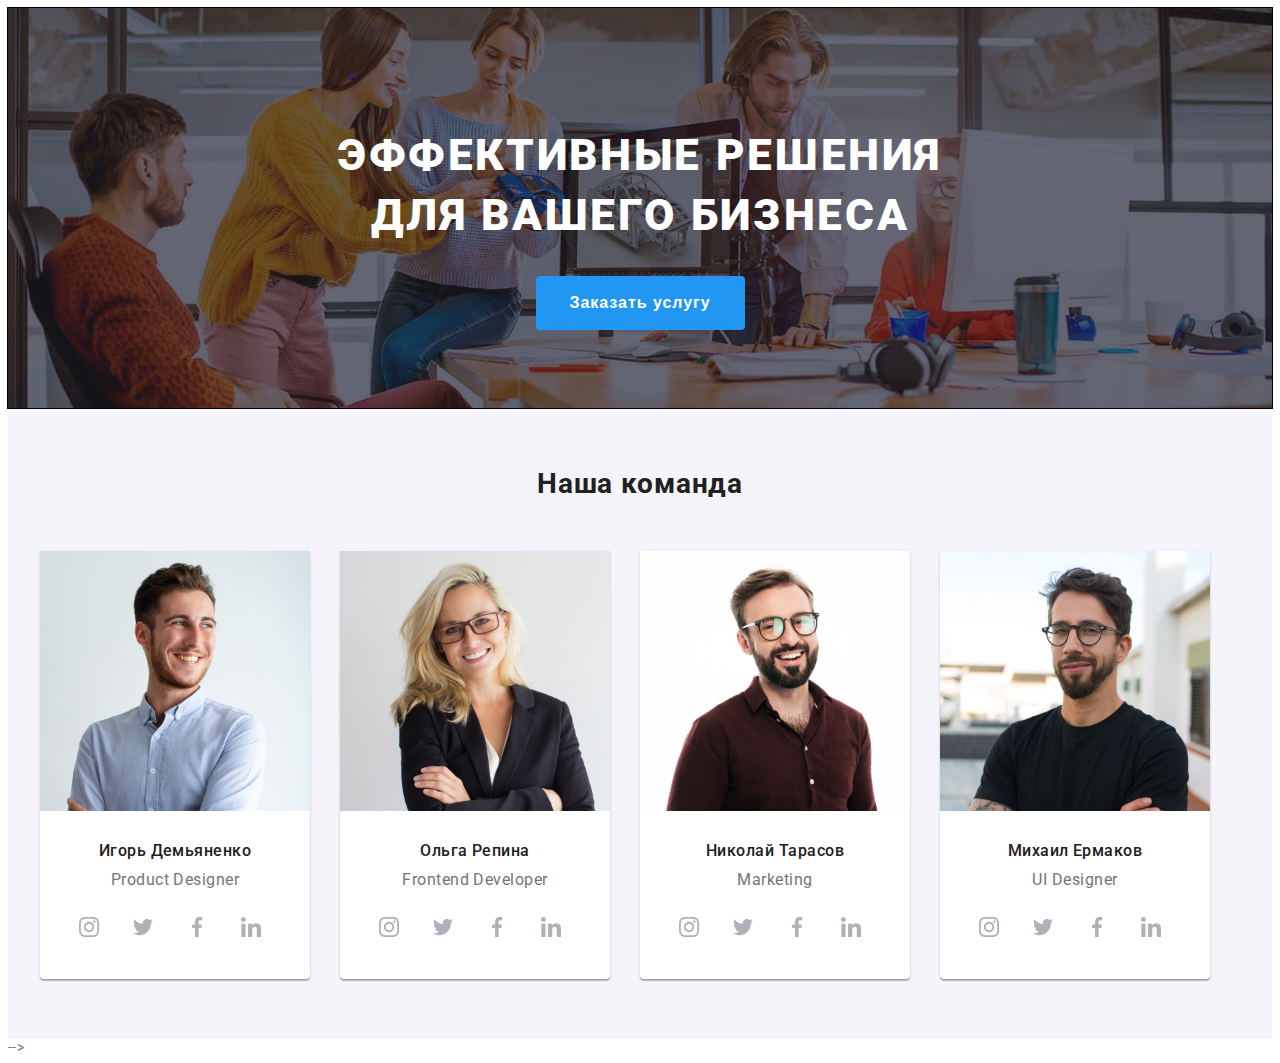
<file: index.html>
<!DOCTYPE html>
<html lang="ru">
  <head>
    <meta charset="UTF-8" />
    <meta http-equiv="X-UA-Compatible" content="IE=edge" />
    <meta name="viewport" content="width=device-width, initial-scale=1.0" />

    <title>Document</title>
    <link rel="preconnect" href="https://fonts.googleapis.com" />
    <link rel="preconnect" href="https://fonts.gstatic.com" crossorigin />
    <link
      href="https://fonts.googleapis.com/css2?family=Raleway:wght@700&family=Roboto:wght@400;500;700;900&display=swap"
      rel="stylesheet"
    />
    <link
      rel="stylesheet"
      href="https://cdnjs.cloudflare.com/ajax/libs/modern-normalize/1.1.0/modern-normalize.min.css"
      integrity="sha512-wpPYUAdjBVSE4KJnH1VR1HeZfpl1ub8YT/NKx4PuQ5NmX2tKuGu6U/JRp5y+Y8XG2tV+wKQpNHVUX03MfMFn9Q=="
      crossorigin="anonymous"
      referrerpolicy="no-referrer"
    />
    <link rel="stylesheet" href="./css/main.min.css" />
    <!-- <link rel="stylesheet" href="./css/styles.css" /> -->
  </head>

  <body class="page">
    <!-- Шапка сайта-->
    <!-- <header class="header-page">
      <div class="container">
        <div class="box">
          <nav class="header-page-nav">
            <a href="./index.html" class="logo"><span class="accent">Web</span>Studio</a>

            <ul class="site-nav list">
              <li class="site-nav__item"><a href="" class="site-nav__link current">Студия</a></li>
              <li class="site-nav__item">
                <a href="./portfolio.html" class="site-nav__link">Портфолио</a>
              </li>
              <li class="site-nav__item"><a href="" class="site-nav__link">Контакты</a></li>
            </ul>
          </nav>

          <ul class="header-contacts list">
            <li class="header-contacts__item">
              <a href="mailto:info@devstudio.com" class="header-contacts__title">
                <svg class="header-contacts__icon" width="16" height="12">
                  <use href="./images/symbol-defs.svg#icon-envelope"></use>
                </svg>
                info@devstudio.com</a
              >
            </li>
            <li class="header-contacts__item">
              <a href="tel:+380991111111" class="header-contacts__title">
                <svg class="header-contacts__icon" width="10" height="16">
                  <use href="./images/symbol-defs.svg#icon-smartphone"></use>
                </svg>
                +38 096 111 11 11</a
              >
            </li>
          </ul>
        </div>
      </div>
    </header> -->

    <main>
      <!-- Услуги -->
      <div class="hero__overlay">
        <section class="hero">
          <h1 class="hero__title">Эффективные решения для вашего бизнеса</h1>
          <button type="button" class="button" data-modal-open>Заказать услугу</button>
        </section>
      </div>

      <!-- Процесс роботы -->
      <!-- <section class="section">
        <div class="container">
          <h2 class="section-title visually-hidden">Процесс роботы</h2>

          <ul class="work list">
            <li class="work__item">
              <div class="work__thumb">
                <svg class="work__icon" width="65" height="70">
                  <use href="./images/symbol-defs.svg#icon-antenna"></use>
                </svg>
              </div>
              <h3 class="work__title">Внимание к деталям</h3>
              <p class="work__text">
                Идейные соображения, а также начало повседневной работы по формированию позиции.
              </p>
            </li>
            <li class="work__item">
              <div class="work__thumb">
                <svg class="work__icon" width="67" height="70">
                  <use href="./images/symbol-defs.svg#icon-clock"></use>
                </svg>
              </div>
              <h3 class="work__title">Пунктуальность</h3>
              <p class="work__text">
                Задача организации, в особенности же рамки и место обучения кадров влечет за собой.
              </p>
            </li>

            <li class="work__item">
              <div class="work__thumb">
                <svg class="work__icon" width="70" height="54">
                  <use href="./images/symbol-defs.svg#icon-diagram"></use>
                </svg>
              </div>
              <h3 class="work__title">Планирование</h3>
              <p class="work__text">
                Равным образом консультация с широким активом в значительной степени обуславливает.
              </p>
            </li>

            <li class="work__item">
              <div class="work__thumb">
                <svg class="work__icon" width="55" height="61">
                  <use href="./images/symbol-defs.svg#icon-astronaut"></use>
                </svg>
              </div>
              <h3 class="work__title">Современные технологии</h3>
              <p class="work__text">
                Значимость этих проблем настолько очевидна, что реализация плановых заданий.
              </p>
            </li>
          </ul>
        </div>
      </section> -->

      <!-- Чем мы занимаемся -->
      <!-- <section class="section gallery">
        <div class="container">
          <h2 class="section-title">Чем мы занимаемся</h2>
          <ul class="gallery__list list">
            <li class="gallery__item">
              <img src="./images/img.jpg" alt="Процес работы" width="370" />
              <p class="gallery__text">Десктопные приложения</p>
            </li>
            <li class="gallery__item">
              <img src="./images/img.1.jpg" alt="Процес работы" width="370" />
              <p class="gallery__text">Мобильные приложения</p>
            </li>
            <li class="gallery__item">
              <img src="./images/img.2.jpg" alt="Процес работы" width="370" />
              <p class="gallery__text">Дизайнерские решения</p>
            </li>
          </ul>
        </div>
      </section> -->

      <!-- Наша команда -->

      <section class="section feature">
        <div class="container">
          <h2 class="section-title">Наша команда</h2>

          <ul class="feature__list list">
            <li class="feature__item">
              <img src="./images/icon.jpg" alt="Персонал" width="270" />
              <h3 class="feature__title">Игорь Демьяненко</h3>
              <p class="feature__text">Product Designer</p>
              <ul class="feature-communication list">
                <li class="feature-communication__item">
                  <a href="" class="feature-communication__link">
                    <svg class="feature-communication__icon" width="20" height="20">
                      <use href="./images/symbol-defs.svg#icon-instagram"></use>
                    </svg>
                  </a>
                </li>
                <li class="feature-communication__item">
                  <a href="" class="feature-communication__link">
                    <svg class="feature-communication__icon" width="20" height="20">
                      <use href="./images/symbol-defs.svg#icon-twitter"></use>
                    </svg>
                  </a>
                </li>
                <li class="feature-communication__item">
                  <a href="" class="feature-communication__link">
                    <svg class="feature-communication__icon" width="20" height="20">
                      <use href="./images/symbol-defs.svg#icon-facebook"></use>
                    </svg>
                  </a>
                </li>
                <li class="feature-communication__item">
                  <a href="" class="feature-communication__link">
                    <svg class="feature-communication__icon" width="20" height="20">
                      <use href="./images/symbol-defs.svg#icon-linkedin"></use>
                    </svg>
                  </a>
                </li>
              </ul>
            </li>

            <li class="feature__item">
              <img src="./images/icon.1.jpg" alt="Персонал" width="270" />
              <h3 class="feature__title">Ольга Репина</h3>
              <p class="feature__text">Frontend Developer</p>
              <ul class="feature-communication list">
                <li class="feature-communication__item">
                  <a href="" class="feature-communication__link">
                    <svg class="feature-communication__icon" width="20" height="20">
                      <use href="./images/symbol-defs.svg#icon-instagram"></use>
                    </svg>
                  </a>
                </li>
                <li class="feature-communication__item">
                  <a href="" class="feature-communication__link">
                    <svg class="feature-communication__icon" width="20" height="20">
                      <use href="./images/symbol-defs.svg#icon-twitter"></use>
                    </svg>
                  </a>
                </li>
                <li class="feature-communication__item">
                  <a href="" class="feature-communication__link">
                    <svg class="feature-communication__icon" width="20" height="20">
                      <use href="./images/symbol-defs.svg#icon-facebook"></use>
                    </svg>
                  </a>
                </li>
                <li class="feature-communication__item">
                  <a href="" class="feature-communication__link">
                    <svg class="feature-communication__icon" width="20" height="20">
                      <use href="./images/symbol-defs.svg#icon-linkedin"></use>
                    </svg>
                  </a>
                </li>
              </ul>
            </li>

            <li class="feature__item">
              <img src="./images/icon.2.jpg" alt="Персонал" width="270" />
              <h3 class="feature__title">Николай Тарасов</h3>
              <p class="feature__text">Marketing</p>
              <ul class="feature-communication list">
                <li class="feature-communication__item">
                  <a href="" class="feature-communication__link">
                    <svg class="feature-communication__icon" width="20" height="20">
                      <use href="./images/symbol-defs.svg#icon-instagram"></use>
                    </svg>
                  </a>
                </li>
                <li class="feature-communication__item">
                  <a href="" class="feature-communication__link">
                    <svg class="feature-communication__icon" width="20" height="20">
                      <use href="./images/symbol-defs.svg#icon-twitter"></use>
                    </svg>
                  </a>
                </li>
                <li class="feature-communication__item">
                  <a href="" class="feature-communication__link">
                    <svg class="feature-communication__icon" width="20" height="20">
                      <use href="./images/symbol-defs.svg#icon-facebook"></use>
                    </svg>
                  </a>
                </li>
                <li class="feature-communication__item">
                  <a href="" class="feature-communication__link">
                    <svg class="feature-communication__icon" width="20" height="20">
                      <use href="./images/symbol-defs.svg#icon-linkedin"></use>
                    </svg>
                  </a>
                </li>
              </ul>
            </li>

            <li class="feature__item">
              <img src="./images/icon.3.jpg" alt="Персонал" width="270" />
              <h3 class="feature__title">Михаил Ермаков</h3>
              <p class="feature__text">UI Designer</p>
              <ul class="feature-communication list">
                <li class="feature-communication__item">
                  <a href="" class="feature-communication__link">
                    <svg class="feature-communication__icon" width="20" height="20">
                      <use href="./images/symbol-defs.svg#icon-instagram"></use>
                    </svg>
                  </a>
                </li>
                <li class="feature-communication__item">
                  <a href="" class="feature-communication__link">
                    <svg class="feature-communication__icon" width="20" height="20">
                      <use href="./images/symbol-defs.svg#icon-twitter"></use>
                    </svg>
                  </a>
                </li>
                <li class="feature-communication__item">
                  <a href="" class="feature-communication__link">
                    <svg class="feature-communication__icon" width="20" height="20">
                      <use href="./images/symbol-defs.svg#icon-facebook"></use>
                    </svg>
                  </a>
                </li>
                <li class="feature-communication__item">
                  <a href="" class="feature-communication__link">
                    <svg class="feature-communication__icon" width="20" height="20">
                      <use href="./images/symbol-defs.svg#icon-linkedin"></use>
                    </svg>
                  </a>
                </li>
              </ul>
            </li>
          </ul>
        </div>
      </section>
      -->

      <!-- Клиенты -->
      <!-- <section class="section">
        <div class="container">
          <h2 class="clients__title">Постоянные клиенты</h2>
          <ul class="clients list">
            <li class="clients__item">
              <a class="clients__link">
                <svg class="clients__icon" width="106" height="60">
                  <use href="./images/symbol-clients.svg#icon-Logo"></use>
                </svg>
              </a>
            </li>
            <li class="clients__item">
              <a class="clients__link">
                <svg class="clients__icon" width="106" height="60">
                  <use href="./images/symbol-clients.svg#icon-Logo-1"></use>
                </svg>
              </a>
            </li>
            <li class="clients__item">
              <a class="clients__link">
                <svg class="clients__icon" width="106" height="60">
                  <use href="./images/symbol-clients.svg#icon-Logo-2"></use>
                </svg>
              </a>
            </li>
            <li class="clients__item">
              <a class="clients__link">
                <svg class="clients__icon" width="106" height="60">
                  <use href="./images/symbol-clients.svg#icon-Logo-3"></use>
                </svg>
              </a>
            </li>
            <li class="clients__item">
              <a class="clients__link">
                <svg class="clients__icon" width="106" height="60">
                  <use href="./images/symbol-clients.svg#icon-Logo-4"></use>
                </svg>
              </a>
            </li>
            <li class="clients__item">
              <a class="clients__link">
                <svg class="clients__icon" width="106" height="60">
                  <use href="./images/symbol-clients.svg#icon-Logo-5"></use>
                </svg>
              </a>
            </li>
          </ul>
        </div>
      </section> -->
    </main>

    <!-- Футер -->
    <!-- <footer class="footer-adress">
      <div class="contact-wrap">
        <div class="container">
          <div class="contact-link">
            <a href="./index.html" class="logo-footer"><span class="accent">Web</span>Studio</a>
            <address>
              <ul class="footer-contacts list">
                <li class="footer-contacts__item">
                  <a
                    href="https://goo.gl/maps/pnNfETj2RrLpbSRX6"
                    target="_blank"
                    rel="nooper noreferrer"
                    class="footer-contacts__text"
                    >г. Киев, пр-т Леси Украинки, 26</a
                  >
                </li>
                <li class="footer-contacts__item">
                  <a href="mailto:info@devstudio.com" class="footer-contacts__link">
                    info@devstudio.com</a
                  >
                </li>
                <li class="footer-contacts__item">
                  <a href="tel:+380991111111" class="footer-contacts__link"> +38 099 111 11 11</a>
                </li>
              </ul>
            </address>
          </div>
          <div class="social-contacts">
            <div class="social-contacts__wrapper">
              <p class="social-contacts__title">Присоединяйтесь</p>
              <ul class="social-contacts__list list">
                <li class="social-contacts__item">
                  <a href="" class="social-contacts__link">
                    <svg class="social-contacts__icon" width="20" height="20">
                      <use href="./images/symbol-defs.svg#icon-instagram"></use>
                    </svg>
                  </a>
                </li>
                <li class="social-contacts__item">
                  <a href="" class="social-contacts__link">
                    <svg class="social-contacts__icon" width="20" height="20">
                      <use href="./images/symbol-defs.svg#icon-twitter"></use>
                    </svg>
                  </a>
                </li>
                <li class="social-contacts__item">
                  <a href="" class="social-contacts__link">
                    <svg class="social-contacts__icon" width="20" height="20">
                      <use href="./images/symbol-defs.svg#icon-facebook"></use>
                    </svg>
                  </a>
                </li>
                <li class="social-contacts__item">
                  <a href="" class="social-contacts__link">
                    <svg class="social-contacts__icon" width="20" height="20">
                      <use href="./images/symbol-defs.svg#icon-linkedin"></use>
                    </svg>
                  </a>
                </li>
              </ul>
            </div>
          </div>
          <div class="footer-email__wrapper">
            <p class="footer-email__title">Подпишитесь на рассылку</p>
            <form class="form">
              <div class="form__wrapper">
                <input type="search" name="search" placeholder="E-mail" class="form__input" />
                <button type="submit" class="form__btn">
                  Подписаться
                  <svg class="form__icon" width="24" height="24">
                    <use href="./images/symbol-defs.svg#icon-icon-send"></use>
                  </svg>
                </button>
              </div>
            </form>
          </div>
        </div>
      </div>
    </footer> -->

    <!-- Модальное окно -->
    <!-- <div class="backdrop is-hidden" data-modal>
      <div class="modal">
        <button class="modal__close-btn" data-modal-close>
          <svg class="modal__close-icon" width="11" height="11">
            <use href="./images/symbol-defs.svg#icon-x"></use>
          </svg>
        </button>
        <p class="modal__title">Оставьте свои данные, мы вам перезвоним</p>
        <form class="modal__form">
          <div class="modal__field">
            <label for="person" class="modal__label">Имя</label>
            <div class="modal__wrapper">
              <input type="text" name="text" id="person" class="modal__input" placeholder=" " />
              <svg class="modal__icon" width="18" height="18">
                <use href="./images/symbol-defs.svg#icon-modal-person"></use>
              </svg>
            </div>
          </div>
          <div class="modal__field">
            <label for="tel" class="modal__label">Телефон</label>
            <div class="modal__wrapper">
              <input type="tel" name="tel" id="tel" class="modal__input" placeholder=" " />
              <svg class="modal__icon" width="18" height="18">
                <use href="./images/symbol-defs.svg#icon-modal-phone"></use>
              </svg>
            </div>
          </div>

          <div class="modal__field">
            <label for="email" class="modal__label">Почта</label>
            <div class="modal__wrapper">
              <input type="email" name="email" id="email" class="modal__input" placeholder=" " />
              <svg class="modal__icon" width="18" height="18">
                <use href="./images/symbol-defs.svg#icon-modal-email"></use>
              </svg>
            </div>
          </div>
          <div class="modal__field">
            <label for="text" class="modal__label">Комментарий</label>
            <textarea
              name="text"
              id="text"
              class="modal__text"
              placeholder="Введите текст"
            ></textarea>
          </div>
          <div class="modal__field">
            <input
              type="checkbox"
              name="privacy"
              id="privacy"
              value="true"
              class="modal__input-checkbox visually-hidden"
            />
            <label for="privacy" class="modal__label-checkbox"
              >Соглашаюсь с рассылкой и принимаю
              <a href="" class="modal__link"
                ><span class="modal__accent">Условия договора</span></a
              ></label
            >
          </div>
          <button type="submit" class="modal__btn">Отправить</button>
        </form>
      </div>
    </div> -->
    <script src="./js/modal.js">
      (() => {
        const refs = {
        openModalBtn: document.querySelector('[data-modal-open]'),
        closeModalBtn: document.querySelector('[data-modal-close]'),
        modal: document.querySelector('[data-modal]'),
        body: document.querySelector('body'),
      };

      refs.openModalBtn.addEventListener('click', toggleModal);
      refs.closeModalBtn.addEventListener('click', toggleModal);

      function toggleModal() {
        refs.modal.classList.toggle('is-hidden');
        refs.body.classList.toggle('no-scroll');
      }
      })();
    </script>
  </body>
</html>
</file>
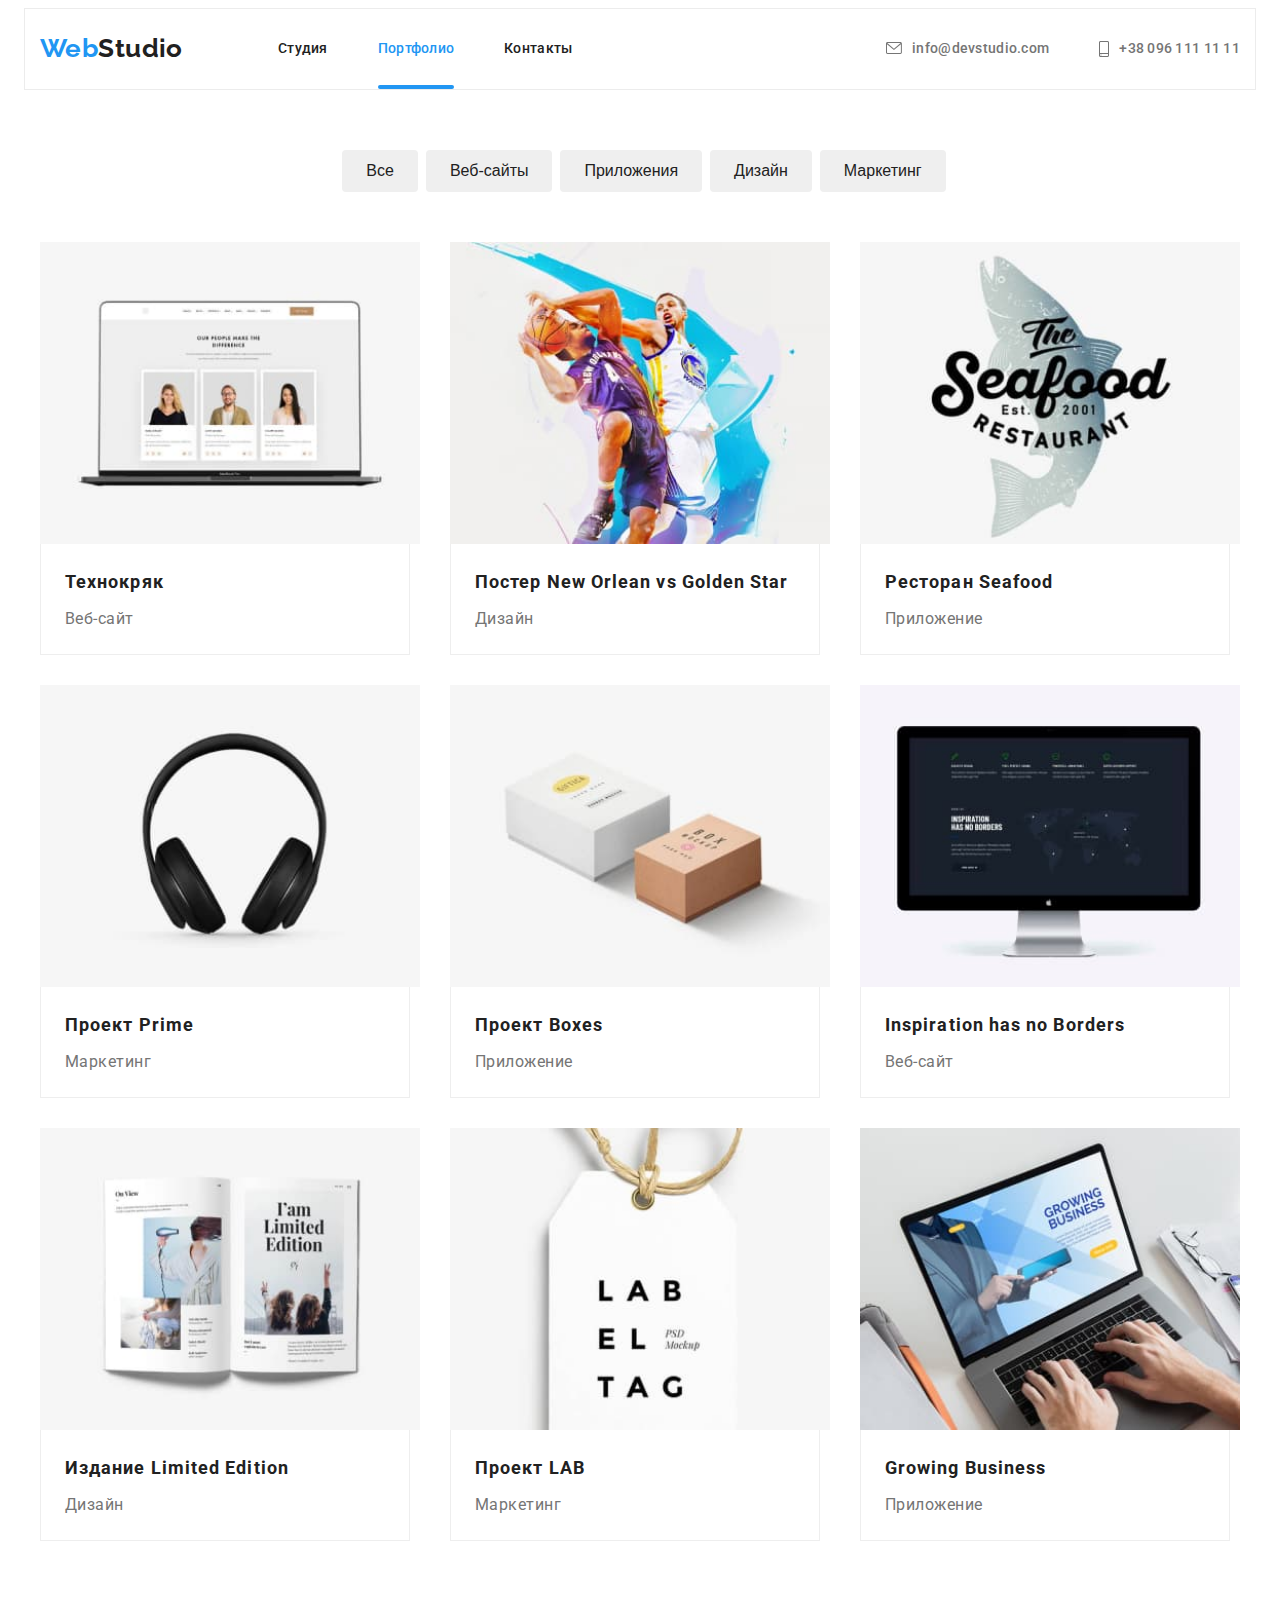
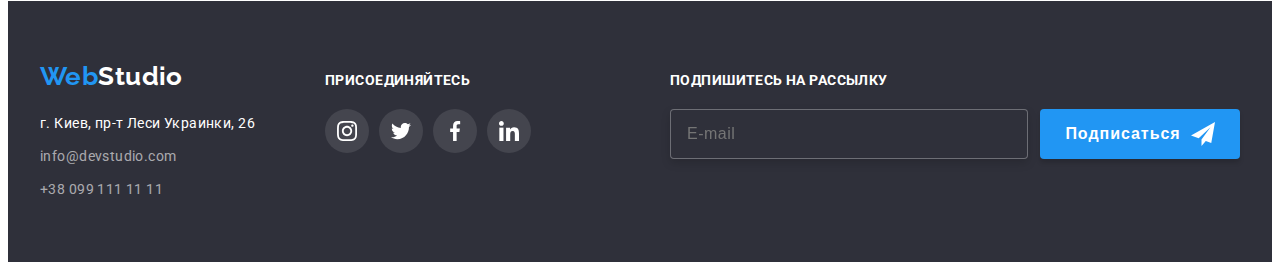
<file: portfolio.html>
<!DOCTYPE html>
<html lang="ru">
  <head>
    <meta charset="UTF-8" />
    <meta http-equiv="X-UA-Compatible" content="IE=edge" />
    <meta name="viewport" content="width=device-width, initial-scale=1.0" />
    <title>Document</title>
    <link rel="preconnect" href="https://fonts.googleapis.com" />
    <link rel="preconnect" href="https://fonts.gstatic.com" crossorigin />
    <link
      href="https://fonts.googleapis.com/css2?family=Raleway:wght@700&family=Roboto:wght@400;500;700;900&display=swap"
      rel="stylesheet"
    />
    <link
      rel="stylesheet"
      href="https://cdnjs.cloudflare.com/ajax/libs/modern-normalize/1.1.0/modern-normalize.min.css"
      integrity="sha512-wpPYUAdjBVSE4KJnH1VR1HeZfpl1ub8YT/NKx4PuQ5NmX2tKuGu6U/JRp5y+Y8XG2tV+wKQpNHVUX03MfMFn9Q=="
      crossorigin="anonymous"
      referrerpolicy="no-referrer"
    />
    <link rel="stylesheet" href="./css/main.min.css" />
    <!-- <link rel="stylesheet" href="./css/styles.css" /> -->
  </head>

  <body>
    <!-- Шапка сайта-->
    <header class="header-page">
      <div class="container border">
        <div class="box">
          <nav class="header-page-nav">
            <a href="./index.html" class="logo"><span class="accent">Web</span>Studio</a>
            <ul class="site-nav list">
              <li class="site-nav__item"><a href="index.html" class="site-nav__link">Студия</a></li>
              <li class="site-nav__item">
                <a href="./portfolio.html" class="site-nav__link current">Портфолио</a>
              </li>
              <li class="site-nav__item"><a href="" class="site-nav__link">Контакты</a></li>
            </ul>
          </nav>

          <ul class="header-contacts list">
            <li class="header-contacts__item">
              <a href="mailto:info@devstudio.com" class="header-contacts__title">
                <svg class="header-contacts__icon" width="16" height="12">
                  <use href="./images/symbol-defs.svg#icon-envelope"></use>
                </svg>
                info@devstudio.com</a
              >
            </li>
            <li class="header-contacts__item">
              <a href="tel:+380991111111" class="header-contacts__title">
                <svg class="header-contacts__icon" width="10" height="16">
                  <use href="./images/symbol-defs.svg#icon-smartphone"></use>
                </svg>
                +38 096 111 11 11</a
              >
            </li>
          </ul>
        </div>
      </div>
    </header>

    <main>
      <section class="section">
        <div class="container">
          <h1 class="section-title visually-hidden">Наши проекты</h1>
          <ul class="button-primary__list list">
            <li><button type="button" class="button-primary">Все</button></li>
            <li><button type="button" class="button-primary">Веб-сайты</button></li>
            <li><button type="button" class="button-primary">Приложения</button></li>
            <li><button type="button" class="button-primary">Дизайн</button></li>
            <li><button type="button" class="button-primary">Маркетинг</button></li>
          </ul>
          <ul class="projects list">
            <li class="projects__item">
              <a href="" class="projects__link">
                <div class="projects__wrapper">
                  <img src="./images/image.jpg" alt="Ноутбук" width="370" height="294" />
                  <p class="projects__text">
                    Ресурс предлагает комплексные предложения с разным уровнем функционала и
                    сервисов. Все это позволит посетителю получить исчерпывающие сведения о компании
                    или частном лице.
                  </p>
                </div>

                <div class="projects__box">
                  <h2 class="projects__title">Технокряк</h2>
                  <p class="projects__work">Веб-сайт</p>
                </div>
              </a>
            </li>
            <li class="projects__item">
              <a href="" class="projects__link">
                <div class="projects__wrapper">
                  <img
                    src="./images/image.1.jpg"
                    alt="Двое мужчин играют в баскетбол"
                    width="370"
                    height="294"
                  />
                  <p class="projects__text">
                    Ресурс предлагает комплексные предложения с разным уровнем функционала и
                    сервисов. Все это позволит посетителю получить исчерпывающие сведения о компании
                    или частном лице.
                  </p>
                </div>

                <div class="projects__box">
                  <h2 class="projects__title">Постер New Orlean vs Golden Star</h2>
                  <p class="projects__work">Дизайн</p>
                </div>
              </a>
            </li>
            <li class="projects__item">
              <a href="" class="projects__link">
                <div class="projects__wrapper">
                  <img src="./images/image.2.jpg" alt="Лого ресторана" width="370" height="294" />
                  <p class="projects__text">
                    Ресурс предлагает комплексные предложения с разным уровнем функционала и
                    сервисов. Все это позволит посетителю получить исчерпывающие сведения о компании
                    или частном лице.
                  </p>
                </div>

                <div class="projects__box">
                  <h2 class="projects__title">Ресторан Seafood</h2>
                  <p class="projects__work">Приложение</p>
                </div>
              </a>
            </li>
            <li class="projects__item">
              <a href="" class="projects__link">
                <div class="projects__wrapper">
                  <img src="./images/image.3.jpg" alt="Наушники" width="370" height="294" />
                  <p class="projects__text">
                    Ресурс предлагает комплексные предложения с разным уровнем функционала и
                    сервисов. Все это позволит посетителю получить исчерпывающие сведения о компании
                    или частном лице.
                  </p>
                </div>

                <div class="projects__box">
                  <h2 class="projects__title">Проект Prime</h2>
                  <p class="projects__work">Маркетинг</p>
                </div>
              </a>
            </li>
            <li class="projects__item">
              <a href="" class="projects__link">
                <div class="projects__wrapper">
                  <img src="./images/image.4.jpg" alt="Две коробки" width="370" height="294" />
                  <p class="projects__text">
                    Ресурс предлагает комплексные предложения с разным уровнем функционала и
                    сервисов. Все это позволит посетителю получить исчерпывающие сведения о компании
                    или частном лице.
                  </p>
                </div>

                <div class="projects__box">
                  <h2 class="projects__title">Проект Boxes</h2>
                  <p class="projects__work">Приложение</p>
                </div>
              </a>
            </li>
            <li class="projects__item">
              <a href="" class="projects__link">
                <div class="projects__wrapper">
                  <img
                    src="./images/image.5.jpg"
                    alt="Монитор комп'ютера"
                    width="370"
                    height="294"
                  />
                  <p class="projects__text">
                    Ресурс предлагает комплексные предложения с разным уровнем функционала и
                    сервисов. Все это позволит посетителю получить исчерпывающие сведения о компании
                    или частном лице.
                  </p>
                </div>

                <div class="projects__box">
                  <h2 class="projects__title">Inspiration has no Borders</h2>
                  <p class="projects__work">Веб-сайт</p>
                </div>
              </a>
            </li>
            <li class="projects__item">
              <a href="" class="projects__link">
                <div class="projects__wrapper">
                  <img src="./images/image.6.jpg" alt="Открытый журнал" width="370" height="294" />
                  <p class="projects__text">
                    Ресурс предлагает комплексные предложения с разным уровнем функционала и
                    сервисов. Все это позволит посетителю получить исчерпывающие сведения о компании
                    или частном лице.
                  </p>
                </div>

                <div class="projects__box">
                  <h2 class="projects__title">Издание Limited Edition</h2>
                  <p class="projects__work">Дизайн</p>
                </div>
              </a>
            </li>
            <li class="projects__item">
              <a href="" class="projects__link">
                <div class="projects__wrapper">
                  <img src="./images/image.7.jpg" alt="Проект LAB" width="370" height="294" />
                  <p class="projects__text">
                    Ресурс предлагает комплексные предложения с разным уровнем функционала и
                    сервисов. Все это позволит посетителю получить исчерпывающие сведения о компании
                    или частном лице.
                  </p>
                </div>

                <div class="projects__box">
                  <h2 class="projects__title">Проект LAB</h2>
                  <p class="projects__work">Маркетинг</p>
                </div>
              </a>
            </li>
            <li class="projects__item">
              <a href="" class="projects__link">
                <div class="projects__wrapper">
                  <img
                    src="./images/image.8.jpg"
                    alt="Робота за проектом"
                    width="370"
                    height="294"
                  />
                  <p class="projects__text">
                    Ресурс предлагает комплексные предложения с разным уровнем функционала и
                    сервисов. Все это позволит посетителю получить исчерпывающие сведения о компании
                    или частном лице.
                  </p>
                </div>

                <div class="projects__box">
                  <h2 class="projects__title">Growing Business</h2>
                  <p class="projects__work">Приложение</p>
                </div>
              </a>
            </li>
          </ul>
        </div>
      </section>
    </main>

    <!-- Футер -->
    <footer class="footer-adress">
      <div class="contact-wrap">
        <div class="container">
          <div class="contact-link">
            <a href="./index.html" class="logo-footer"><span class="accent">Web</span>Studio</a>
            <address>
              <ul class="footer-contacts list">
                <li class="footer-contacts__item">
                  <a
                    href="https://goo.gl/maps/pnNfETj2RrLpbSRX6"
                    target="_blank"
                    rel="nooper noreferrer"
                    class="footer-contacts__text"
                    >г. Киев, пр-т Леси Украинки, 26</a
                  >
                </li>
                <li class="footer-contacts__item">
                  <a href="mailto:info@devstudio.com" class="footer-contacts__link">
                    info@devstudio.com</a
                  >
                </li>
                <li class="footer-contacts__item">
                  <a href="tel:+380991111111" class="footer-contacts__link"> +38 099 111 11 11</a>
                </li>
              </ul>
            </address>
          </div>
          <div class="social-contacts">
            <div class="social-contacts__wrapper">
              <p class="social-contacts__title">Присоединяйтесь</p>
              <ul class="social-contacts__list list">
                <li class="social-contacts__item">
                  <a href="" class="social-contacts__link">
                    <svg class="social-contacts__icon" width="20" height="20">
                      <use href="./images/symbol-defs.svg#icon-instagram"></use>
                    </svg>
                  </a>
                </li>
                <li class="social-contacts__item">
                  <a href="" class="social-contacts__link">
                    <svg class="social-contacts__icon" width="20" height="20">
                      <use href="./images/symbol-defs.svg#icon-twitter"></use>
                    </svg>
                  </a>
                </li>
                <li class="social-contacts__item">
                  <a href="" class="social-contacts__link">
                    <svg class="social-contacts__icon" width="20" height="20">
                      <use href="./images/symbol-defs.svg#icon-facebook"></use>
                    </svg>
                  </a>
                </li>
                <li class="social-contacts__item">
                  <a href="" class="social-contacts__link">
                    <svg class="social-contacts__icon" width="20" height="20">
                      <use href="./images/symbol-defs.svg#icon-linkedin"></use>
                    </svg>
                  </a>
                </li>
              </ul>
            </div>
          </div>
          <div class="footer-email__wrapper">
            <p class="footer-email__title">Подпишитесь на рассылку</p>
            <form class="form">
              <div class="form__wrapper">
                <input type="search" name="search" placeholder="E-mail" class="form__input" />
                <button type="submit" class="form__btn">
                  Подписаться
                  <svg class="form__icon" width="24" height="24">
                    <use href="./images/symbol-defs.svg#icon-icon-send"></use>
                  </svg>
                </button>
              </div>
            </form>
          </div>
        </div>
      </div>
    </footer>
  </body>
</html>
</file>
<file: css/styles.css>
:root {
  --primary-text-color: #757575;
  --title-text-color: #212121;
  --accent-color: #2196f3;
  --primary-white-color: #ffffff;
  --primary-grey-color: #2f303a;
}

.visually-hidden {
  position: absolute;
  white-space: nowrap;
  width: 1px;
  height: 1px;
  overflow: hidden;
  border: 0;
  padding: 0;
  clip: rect(0 0 0 0);
  clip-path: inset(50%);
  margin: -1px;
}

p,
h1,
h2,
h3,
h4,
h5,
h6 {
  margin: 0;
  padding: 0;
}

ul,
ol {
  margin: 0;
  padding-left: 0;
}

img {
  display: block;
  max-width: 100%;
  height: auto;
}

.container {
  width: 1200px;
  margin: 0 auto;
  padding-left: 15px;
  padding-right: 15px;
  /* outline: 2px solid red; */
}

.box {
  display: flex;
  align-items: center;

  padding-top: 24px;
  padding-bottom: 25px;
}

body {
  background-color: var(--primary-white-color);
  color: var(--primary-text-color);
  font-family: 'Roboto', sans-serif;
  font-size: 14px;
  letter-spacing: 0.03em;
}

.border {
  border: 1px solid #ececec;
}

.list {
  list-style: none;
}

/* icon */
.thumb {
  display: flex;
  align-items: center;
  justify-content: center;
  background-color: #f5f4fa;
  border-radius: 4px;
  max-width: 270px;
  height: 120px;
  margin-bottom: 30px;
}

.icon-img {
  display: inline-flex;
  background-position: center;
  background-repeat: no-repeat;
  background-size: contain;
}

.icon {
  display: inline-flex;
  background-position: center;
  background-repeat: no-repeat;
  background-size: contain;
}

.icon:not(:last-child) {
  margin-left: 10px;
}

/* логотип */
.logo {
  color: var(--title-text-color);
  font-family: 'Raleway', sans-serif;
  font-weight: 700;
  text-decoration: none;
  font-size: 26px;
  line-height: 1.19;

  min-width: 145px;
  height: 31px;
  margin-right: 93px;
}

.logo-footer {
  color: var(--title-text-color);
  font-family: 'Raleway', sans-serif;
  font-weight: 700;
  text-decoration: none;
  font-size: 26px;
  line-height: 1.19;
  min-width: 145px;
  height: 31px;
}

.accent {
  color: var(--accent-color);
}
.accent-logo {
  color: var(--primary-white-color);
}

/* header */
/* 
.header-page {
  display: flex;
  align-items: center;
}

.header-page-nav {
  display: flex;
  align-items: center;
}

.site-nav {
  display: flex;
}

.site-nav:not(:last-child) {
  margin-left: 50px;
}

.site-nav .site-nav__link {
  color: var(--title-text-color);
  font-weight: 500;
  font-size: 14px;
  line-height: 1.14;
  text-decoration: none;
  letter-spacing: 0.02em;
}

.site-nav__item {
  position: relative;
}

.site-nav__link::after {
  content: '';
  position: absolute;
  left: 0;
  bottom: -32px;
  display: block;
  width: 100%;
  height: 4px;
  background-color: var(--accent-color);
  border-radius: 2px;
  opacity: 0;
  transform: scaleX(0);
  transition: transform 250ms cubic-bezier(0.4, 0, 0.2, 1),
    opacity 250ms cubic-bezier(0.4, 0, 0.2, 1);
}

.site-nav__link:hover::after,
.site-nav__link.current::after {
  opacity: 1;
  transform: scaleX(1);
}

.site-nav .site-nav__link:hover,
.site-nav .site-nav__link:focus {
  color: var(--accent-color);
}

.site-nav .site-nav__link.current {
  color: var(--accent-color);
}

.site-nav__item:not(:last-child) {
  margin-right: 50px;
}

.border {
  border: 1px solid #ececec;
} */

/* hero */

.hero {
  text-align: center;
  padding-top: 200px;
  padding-bottom: 200px;
}

.hero-title {
  color: var(--primary-white-color);
  font-weight: 900;
  font-size: 44px;
  line-height: 1.36;
  letter-spacing: 0.06em;
  text-align: center;
  max-width: 696px;
  height: 120px;
  margin-left: auto;
  margin-right: auto;
  margin-bottom: 30px;
  text-transform: uppercase;
}
/* Overlay */
.overlay {
  height: 600px;
  outline: 1px solid #000;
  max-width: 1600px;
  margin-left: auto;
  margin-right: auto;
  background-image: linear-gradient(rgba(47, 48, 58, 0.4), rgba(47, 48, 58, 0.4)),
    url(../images/overlay.jpg);
  background-repeat: no-repeat;
  background-size: cover;
  background-position: center;
}

.section {
  padding-top: 94px;
  padding-bottom: 94px;
}
.section-title {
  color: var(--title-text-color);
  font-weight: 700;
  font-size: 36px;
  line-height: 1.17;
  letter-spacing: 0.03em;
  text-align: center;
  margin-right: auto;
  margin-left: auto;
  margin-bottom: 50px;
}

.section-gallery {
  padding-top: 0;
}

.gallery {
  display: flex;
  margin-left: -30px;
}

.gallery-item {
  width: calc((100% - 90px) / 3);
  margin-left: 30px;
  position: relative;
}

.gallery-text {
  background-color: rgba(47, 48, 58, 0.8);
  color: #ffffff;

  font-weight: 700;
  font-size: 14px;
  line-height: 1.14;
  text-align: center;
  letter-spacing: 0.03em;
  text-transform: uppercase;

  display: flex;
  align-items: center;
  justify-content: center;

  position: absolute;
  width: 370px;
  height: 70px;
  bottom: 0;
}

/* work */
.work-title {
  color: var(--title-text-color);
  font-weight: 700;
  font-size: 14px;
  line-height: 1.14;
  letter-spacing: 0.03em;
  text-transform: uppercase;
  max-width: 270px;
  margin-bottom: 10px;
}

.work-list {
  display: flex;
  align-items: center;
}

.work-item:not(:last-child) {
  margin-right: 30px;
}

.work-text {
  font-size: 14px;
  line-height: 1.71;
  letter-spacing: 0.03em;
  text-align: left;
  width: 270px;
}

/* projects */
.projects {
  display: flex;
  flex-wrap: wrap;

  margin-left: -30px;
  margin-top: -30px;
}
.projects-link {
  display: block;
  color: var(--primary-text-color);
  text-decoration: none;
  font-size: 16px;
  line-height: 1.88;
  letter-spacing: 0.03em;
  box-sizing: border-box;
}

.projects-title {
  color: var(--title-text-color);
  font-weight: 700;
  font-size: 18px;
  line-height: 2;
  letter-spacing: 0.06em;
  margin-bottom: 4px;
}

.projects-work {
  color: var(--primary-text-color);
  font-size: 16px;
  line-height: 1.88;
  letter-spacing: 0.03em;
}

.projects-class {
  padding-top: 20px;
  padding-right: 24px;
  padding-bottom: 20px;
  padding-left: 24px;
  box-sizing: border-box;
  border-left: 1px solid #eeeeee;
  border-right: 1px solid #eeeeee;
  border-bottom: 1px solid #eeeeee;
  width: 370px;
}

.projects-item {
  flex-basis: calc(100% / 3 - 30px);
  margin-top: 30px;
  margin-left: 30px;
}

/* .projects-item:hover,
.projects-item:focus {
  box-shadow: 0px 1px 1px rgba(0, 0, 0, 0.12), 0px 4px 4px rgba(0, 0, 0, 0.06),
    1px 4px 6px rgba(0, 0, 0, 0.16);
} */
.projects-link:hover,
.projects-link:focus {
  box-shadow: 0px 1px 1px rgba(0, 0, 0, 0.12), 0px 4px 4px rgba(0, 0, 0, 0.06),
    1px 4px 6px rgba(0, 0, 0, 0.16);
}

.projects-link:hover .projects-text {
  transform: translateY(0);
}

.projects-wrap {
  position: relative;
  overflow: hidden;
}

.projects-text {
  background-color: rgba(33, 150, 243, 0.9);
  color: #ffffff;
  font-size: 18px;
  line-height: 1.56;
  letter-spacing: 0.03em;

  position: absolute;
  top: 0;
  bottom: 0;
  padding: 63px 24px;
  height: 100%;
  max-width: 100%;

  transform: translateY(101%);
  transition: transform 250ms cubic-bezier(0.4, 0, 0.2, 1);
}

/* button */
.button {
  display: block;
  border-radius: 4px;
  padding: 10px 32px;
  min-width: 200px;
  margin-right: auto;
  margin-left: auto;

  background-color: var(--accent-color);
  color: var(--primary-white-color);

  border-color: transparent;
  font-weight: 700;
  font-size: 16px;
  line-height: 1.88;
  cursor: pointer;
  text-align: center;
  letter-spacing: 0.06em;
}

.button:hover,
.button:focus {
  color: var(--primary-white-color);
}

.button-primary-list {
  display: flex;
  justify-content: center;
  margin-bottom: 50px;
}

.button-primary {
  color: var(--title-text-color);
  font-size: 16px;
  font-weight: 500;
  line-height: 1.63;
  text-align: center;
  border-color: transparent;
  border-radius: 4px;
  cursor: pointer;
  margin-left: 8px;
  padding: 6px 22px;
}

.button-primary:hover,
.button-primary:focus {
  background-color: var(--accent-color);
  color: var(--primary-white-color);
  border-color: transparent;
  box-shadow: 0px 3px 1px rgba(0, 0, 0, 0.1), 0px 1px 2px rgba(0, 0, 0, 0.08),
    0px 2px 2px rgba(0, 0, 0, 0.12);
}

/* features */

.feature-list {
  display: flex;
  margin-left: -30px;
  text-align: center;
}

.feature-item {
  width: calc((100%-120px) / 4);
  margin-left: 30px;
  background: #ffffff;
  box-shadow: 0px 1px 3px rgba(0, 0, 0, 0.12), 0px 1px 1px rgba(0, 0, 0, 0.14),
    0px 2px 1px rgba(0, 0, 0, 0.2);
  border-radius: 0px 0px 4px 4px;
}

.feature {
  background-color: #f5f4fa;
  padding-bottom: 94px;
}

.feature-title {
  color: var(--title-text-color);
  font-weight: 500;
  font-size: 16px;
  line-height: 1.19;
  letter-spacing: 0.03em;
  margin-top: 30px;
  margin-bottom: 10px;
}

.feature-work {
  font-size: 16px;
  line-height: 1.19;
  text-align: center;
  letter-spacing: 0.03em;
  margin-bottom: 16px;
}

.feature-icon-list {
  display: flex;
  justify-content: center;
  margin-bottom: 30px;
}

.feature-icon {
  width: 44px;
  height: 44px;
  margin-right: 10px;
}

.feature-icon:not(:last-child) {
  margin-right: 10px;
}

.feature-icon-link {
  width: 100%;
  height: 100%;
  border-radius: 50%;
  display: flex;
  align-items: center;
  justify-content: center;
  color: #afb1b8;
  position: relative;
}

.icons {
  fill: currentColor;
  position: absolute;
  transform: rotate(0);
  transition: transform 250ms cubic-bezier(0.4, 0, 0.2, 1);
}

.feature-icon-link:hover,
.feature-icon-link:focus {
  background-color: var(--accent-color);
  color: #ffffff;
  transform: rotate(360deg);
  transition: transform 800ms cubic-bezier(0.4, 0, 0.2, 1);
}

/* Clients */
.clients-list {
  display: flex;
  align-items: center;
}

.clients-title {
  color: var(--title-text-color);
  font-weight: 700;
  font-size: 36px;
  line-height: 1.17;
  text-align: center;
  letter-spacing: 0.03em;
  margin-bottom: 50px;
}

.clients-item {
  margin-right: 30px;
}

.clients-item:not(:last-child) {
  margin-right: 30px;
}

.clients-link {
  display: flex;
  align-items: center;
  justify-content: center;
  border: 1px solid #afb1b8;
  border-radius: 4px;
  width: 170px;
  height: 92px;
  color: #afb1b8;
  cursor: pointer;

  position: relative;
}

.clients-link:hover,
.clients-link:focus {
  border-color: var(--accent-color);
}

.clients-icon {
  display: inline-flex;
  background-position: center;
  background-repeat: no-repeat;
  background-size: contain;
  position: absolute;
  opacity: 1;
  transform: scale(1);
  transition: transform 250ms cubic-bezier(0.4, 0, 0.2, 1);
}

.clients-icon {
  fill: currentColor;
}

.clients-link:hover .clients-icon,
.clients-link:focus .clients-icon {
  fill: var(--accent-color);
  opacity: 0.8;
  transform: scale(1.2);
  transition: transform 250ms cubic-bezier(0.4, 0, 0.2, 1);
}

/* contacts */
.contact-wrap .container {
  display: flex;
  align-items: baseline;
  /* justify-content: baseline; */
}

.contacts-icon-header {
  fill: var(--primary-text-color);
  cursor: pointer;
  margin-right: 10px;
  opacity: 1;
  transform: scaleY(1);
  transition: transform 250ms cubic-bezier(0.4, 0, 0.2, 1);
}

.contacts-icon-header:not(:last-child) {
  margin-right: 10px;
}

.contacts-item:hover .contacts-icon-header,
.contacts-item:focus .contacts-icon-header {
  fill: var(--accent-color);
  opacity: 1.2;
  transform: scaleY(-1);
  transition: transform 250ms cubic-bezier(0.4, 0, 0.2, 1);
}

/* .contacts-icon-header:hover,
.contacts-icon-header:focus {
  fill: var(--accent-color);
} */

.contacts-item {
  display: inline-flex;
  align-items: center;
}

.contacts-item:not(:last-child) {
  margin-right: 50px;
}

.adress {
  background-color: var(--primary-grey-color);
  padding-top: 60px;
  padding-bottom: 60px;
}

.contact {
  display: flex;
  margin-left: auto;
}

.contact:not(:last-child) {
  margin-left: 50px;
}

.contact-title {
  color: var(--primary-text-color);
  font-weight: 500;
  line-height: 1.14;
  font-style: normal;
  text-decoration: none;
  letter-spacing: 0.02em;
  display: flex;
  align-items: center;
}

.contact-item {
  line-height: 1.71;
  letter-spacing: 0.03em;
  color: rgba(255, 255, 255, 0.6);
  text-decoration: none;
  font-style: normal;
}

.contact-adress:not(:last-child) {
  margin-bottom: 9px;
}
.contact-title:hover,
.contact-item:hover,
.adress-title:hover {
  color: var(--accent-color);
}

.adress-title {
  color: var(--primary-white-color);
  line-height: 1.71;
  font-style: normal;
  text-decoration: none;
}

.contacts {
  margin-top: 20px;
}

.contacts-link {
  margin-left: 70px;
}

.contacts-link-title {
  display: block;
  color: var(--primary-white-color);
  font-weight: 700;
  font-size: 14px;
  line-height: 1.14;
  letter-spacing: 0.03em;
  text-transform: uppercase;
  margin-bottom: 20px;
}

.contacts-link-list {
  display: flex;
  align-items: baseline;
}

.contacts-icon-list {
  display: flex;
  justify-content: center;
}

.contacts-icon {
  width: 44px;
  height: 44px;
  margin-right: 10px;
}

.contacts-icon:not(:last-child) {
  margin-right: 10px;
}

.contacts-icon-link {
  width: 100%;
  height: 100%;
  border-radius: 50%;
  display: flex;
  align-items: center;
  justify-content: center;
  background: rgba(255, 255, 255, 0.1);
  color: #ffffff;
  position: relative;
}

.contacts-icons {
  fill: currentColor;
  position: absolute;
  opacity: 1;
  transform: scale(1);
  transition: transform 250ms cubic-bezier(0.4, 0, 0.2, 1);
}

.contacts-icon-link:hover,
.contacts-icon-link:focus {
  background-color: var(--accent-color);
  color: #ffffff;
  opacity: 0.8;
  transform: scale(0.7);
  transition: transform 250ms cubic-bezier(0.4, 0, 0.2, 1);
}

.contacts-wrap-link {
  margin-right: auto;
}

.contacts-input-btn {
  display: flex;
  align-items: center;
  justify-content: center;
}

.contacts-email-title {
  display: block;
  color: var(--primary-white-color);
  font-weight: 700;
  font-size: 14px;
  line-height: 1.14;
  letter-spacing: 0.03em;
  text-transform: uppercase;
  margin-bottom: 20px;
}

.contacts-input {
  background-color: #2f303a;
  color: rgba(255, 255, 255, 0.6);

  width: 358px;
  height: 50px;

  font-size: 16px;
  line-height: 1.25;
  letter-spacing: 0.03em;

  border: 1px solid rgba(255, 255, 255, 0.3);
  filter: drop-shadow(0px 4px 4px rgba(0, 0, 0, 0.15));
  border-radius: 4px;
  outline: none;

  padding: 15px 16px;
  margin-right: 12px;
}

.contacts-email-btn {
  display: flex;
  align-items: center;
  justify-content: center;

  background-color: var(--accent-color);
  color: #ffffff;

  width: 200px;
  height: 50px;

  box-shadow: 0px 4px 4px rgba(0, 0, 0, 0.15);
  border-radius: 4px;
  border: transparent;
  cursor: pointer;

  font-weight: 700;
  font-size: 16px;
  line-height: 1.88;
  letter-spacing: 0.06em;
  padding: 10px;
}

.contacts-email-btn:hover .contacts-btn-icon,
.contacts-email-btn:focus .contacts-btn-icon {
  background-color: var(--accent-color);
  color: var(--primary-white-color);
  border-color: transparent;
  transform: scale(1.5);
  transition: transform 250ms cubic-bezier(0.4, 0, 0.2, 1);
}

.contacts-btn-icon {
  margin-left: 10px;
}

/* backdrop.modal */
.backdrop {
  position: fixed;
  top: 0;
  left: 0;
  width: 100%;
  height: 100vh;
  background-color: rgba(0, 0, 0, 0.2);

  opacity: 1;
  transition: opacity 250ms cubic-bezier(0.4, 0, 0.2, 1);
}

.backdrop.is-hidden {
  opacity: 0;
  pointer-events: none;
}

.backdrop.is-hidden .modal {
  transform: translate(-50%, -50%) scale(1.1);
}

.modal {
  background-color: var(--primary-white-color);

  position: absolute;
  top: 50%;
  left: 50%;

  transform: translate(-50%, -50%) scale(1);
  transition: transform 250ms cubic-bezier(0.4, 0, 0.2, 1);
  width: 528px;
  height: 581px;

  box-shadow: 0px 1px 3px rgba(0, 0, 0, 0.12), 0px 1px 1px rgba(0, 0, 0, 0.14),
    0px 2px 1px rgba(0, 0, 0, 0.2);
  border-radius: 4px;
  padding: 40px;
}

.modal-close-btn {
  position: absolute;
  top: 8px;
  right: 8px;

  display: flex;
  align-items: center;
  justify-content: center;

  width: 30px;
  height: 30px;
  cursor: pointer;
  border-radius: 50%;
  border: 1px solid rgba(0, 0, 0, 0.1);
  background-color: inherit;
  transform: rotate(0);
  transition: transform 250ms cubic-bezier(0.4, 0, 0.2, 1);
}

.no-scroll {
  overflow: hidden;
}

.modal-icon {
  fill: #000;
}

.modal-close-btn:hover .modal-icon,
.modal-close-btn:focus .modal-icon {
  fill: var(--accent-color);
  transform: rotate(-360deg);
  transition: transform 250ms cubic-bezier(0.4, 0, 0.2, 1);
}

.modal-title {
  color: var(--title-text-color);
  font-weight: 700;
  font-size: 20px;
  line-height: 1.15;
  text-align: center;
  letter-spacing: 0.03em;
}

.modal-form {
  margin-top: 12px;
}

.modal-input {
  outline: none;
  margin-top: 4px;
  margin-bottom: 10px;
  padding-left: 42px;

  border: 1px solid rgba(33, 33, 33, 0.2);
  border-radius: 4px;

  width: 100%;
  height: 40px;
}

.modal-input:hover,
.modal-input:focus {
  border-color: var(--accent-color);
}
.modal-input:not(:placeholder-shown) {
  border-color: var(--accent-color);
}
.modal-label {
  color: var(--primary-text-color);
  font-size: 12px;
  line-height: 1.17;
  letter-spacing: 0.01em;
}

.modal-form-wrap {
  position: relative;
}

.modal-form-icon {
  position: absolute;
  top: 45%;
  left: 12px;
  transform: translateY(-45%);
}

.modal-form-wrap:hover .modal-form-icon,
.modal-form-wrap:focus .modal-form-icon {
  fill: var(--accent-color);
  transform: translateX(-55%);
  transition: transform 250ms cubic-bezier(0.4, 0, 0.2, 1);
}

.modal-input:hover + .modal-form-icon,
.modal-input:focus + .modal-form-icon {
  fill: var(--accent-color);
}

.modal-text {
  resize: none;
  width: 100%;
  height: 120px;
  outline: none;
  border: 1px solid rgba(33, 33, 33, 0.2);
  border-radius: 4px;
  padding: 12px 16px;
  margin-top: 4px;
  margin-bottom: 20px;
}

.modal-text::placeholder {
  font-size: 14px;
  line-height: 1.14;
  letter-spacing: 0.01em;

  color: rgba(117, 117, 117, 0.5);
}

.modal-link {
  color: var(--accent-color);
  padding-left: 5px;
}

.modal-accent {
  font-size: 14px;
  line-height: 1.71;
  letter-spacing: 0.03em;
}

.modal-label-checkbox {
  color: var(--primary-text-color);
  font-size: 14px;
  line-height: 1.71;
  letter-spacing: 0.03em;
  display: flex;
  align-items: center;
  justify-content: center;
  margin-bottom: 30px;
}

.modal-label-checkbox::before {
  content: '';
  width: 16px;
  height: 15px;
  border: 2px solid var(--title-text-color);
  border-radius: 2px;
  margin-right: 8px;
}

.modal-input-checkbox:checked + .modal-label-checkbox::before {
  background-color: var(--accent-color);
  background-image: url(../images/svg.privacy.svg);
  border: none;
  background-repeat: no-repeat;
  background-position: center;
}

.modal-input-checkbox:hover + .modal-label-checkbox::before,
.modal-input-checkbox:focus + .modal-label-checkbox::before {
  background-color: var(--accent-color);
  border: var(--accent-color);
  border-radius: 2px;
  background-image: url(../images/svg.privacy.svg);

  background-repeat: no-repeat;
  background-position: center;
}

.modal-btn {
  background-color: var(--accent-color);
  color: #ffffff;

  width: 200px;
  height: 50px;

  font-weight: 700;
  font-size: 16px;
  line-height: 1.88;
  letter-spacing: 0.06em;
  padding: 10px 55px;
  margin-left: auto;
  margin-right: auto;

  cursor: pointer;

  display: flex;
  align-items: center;
  text-align: center;

  box-shadow: 0px 4px 4px rgba(0, 0, 0, 0.15);
  border-radius: 4px;
  border: transparent;
}

.modal-btn:hover,
.modal-btn:focus {
  background: #2196f3;
  box-shadow: 0px 4px 4px rgba(0, 0, 0, 0.15);
}
</file>
<file: css/main.min.css>
:root{--primary-text-color: #757575;--title-text-color: #212121;--accent-color: #2196f3;--primary-white-color: #ffffff;--primary-grey-color: #2f303a}.visually-hidden{position:absolute;white-space:nowrap;width:1px;height:1px;overflow:hidden;border:0;padding:0;clip:rect(0 0 0 0);-webkit-clip-path:inset(50%);clip-path:inset(50%);margin:-1px}p,h1,h2,h3,h4,h5,h6{margin:0;padding:0}ul,ol{margin:0;padding-left:0}img{display:block;max-width:100%;height:auto;width:100%}body{background-color:var(--primary-white-color);color:var(--primary-text-color);font-family:"Roboto",sans-serif;font-size:14px;letter-spacing:.03em}.container{width:100%;margin:0 auto;padding-left:15px;padding-right:15px}@media screen and (min-width: 480px){.container{width:480px}}@media screen and (min-width: 768px){.container{width:768px}}@media screen and (min-width: 1200px){.container{width:1200px}}.box{display:-webkit-box;display:-ms-flexbox;display:flex;-webkit-box-align:center;-ms-flex-align:center;align-items:center;padding-top:24px;padding-bottom:25px}.border{border:1px solid #ececec}.list{list-style:none}.no-scroll{overflow:hidden}.backdrop{position:fixed;top:0;left:0;width:100%;height:100vh;background-color:rgba(0,0,0,.2);opacity:1;-webkit-transition:opacity 250ms cubic-bezier(0.4, 0, 0.2, 1);transition:opacity 250ms cubic-bezier(0.4, 0, 0.2, 1)}.backdrop.is-hidden{opacity:0;pointer-events:none}.backdrop.is-hidden .modal{-webkit-transform:translate(-50%, -50%) scale(1.1);transform:translate(-50%, -50%) scale(1.1)}.modal{background-color:var(--primary-white-color);position:absolute;top:50%;left:50%;-webkit-transform:translate(-50%, -50%) scale(1);transform:translate(-50%, -50%) scale(1);-webkit-transition:-webkit-transform 250ms cubic-bezier(0.4, 0, 0.2, 1);transition:-webkit-transform 250ms cubic-bezier(0.4, 0, 0.2, 1);transition:transform 250ms cubic-bezier(0.4, 0, 0.2, 1);transition:transform 250ms cubic-bezier(0.4, 0, 0.2, 1), -webkit-transform 250ms cubic-bezier(0.4, 0, 0.2, 1);width:528px;height:581px;-webkit-box-shadow:0px 1px 3px rgba(0,0,0,.12),0px 1px 1px rgba(0,0,0,.14),0px 2px 1px rgba(0,0,0,.2);box-shadow:0px 1px 3px rgba(0,0,0,.12),0px 1px 1px rgba(0,0,0,.14),0px 2px 1px rgba(0,0,0,.2);border-radius:4px;padding:40px}.modal__close-btn{position:absolute;top:8px;right:8px;display:-webkit-box;display:-ms-flexbox;display:flex;-webkit-box-align:center;-ms-flex-align:center;align-items:center;-webkit-box-pack:center;-ms-flex-pack:center;justify-content:center;width:30px;height:30px;cursor:pointer;border-radius:50%;border:1px solid rgba(0,0,0,.1);background-color:inherit;-webkit-transform:rotate(0);transform:rotate(0);-webkit-transition:-webkit-transform 250ms cubic-bezier(0.4, 0, 0.2, 1);transition:-webkit-transform 250ms cubic-bezier(0.4, 0, 0.2, 1);transition:transform 250ms cubic-bezier(0.4, 0, 0.2, 1);transition:transform 250ms cubic-bezier(0.4, 0, 0.2, 1), -webkit-transform 250ms cubic-bezier(0.4, 0, 0.2, 1)}.modal__close-icon{fill:#000}.modal__close-btn:hover .modal__close-icon,.modal__close-btn:focus .modal__close-icon{fill:var(--accent-color);-webkit-transform:rotate(-360deg);transform:rotate(-360deg);-webkit-transition:-webkit-transform 250ms cubic-bezier(0.4, 0, 0.2, 1);transition:-webkit-transform 250ms cubic-bezier(0.4, 0, 0.2, 1);transition:transform 250ms cubic-bezier(0.4, 0, 0.2, 1);transition:transform 250ms cubic-bezier(0.4, 0, 0.2, 1), -webkit-transform 250ms cubic-bezier(0.4, 0, 0.2, 1)}.modal__title{color:var(--title-text-color);font-weight:700;font-size:20px;line-height:1.15;text-align:center;letter-spacing:.03em}.modal__form{margin-top:12px}.modal__input{outline:none;margin-top:4px;margin-bottom:10px;padding-left:42px;border:1px solid rgba(33,33,33,.2);border-radius:4px;width:100%;height:40px}.modal__input:hover,.modal__input:focus{border-color:var(--accent-color)}.modal__input:not(:-moz-placeholder-shown){border-color:var(--accent-color)}.modal__input:not(:-ms-input-placeholder){border-color:var(--accent-color)}.modal__input:not(:placeholder-shown){border-color:var(--accent-color)}.modal__label{color:var(--primary-text-color);font-size:12px;line-height:1.17;letter-spacing:.01em}.modal__wrapper{position:relative}.modal__icon{position:absolute;top:45%;left:12px;-webkit-transform:translateY(-45%);transform:translateY(-45%)}.modal__wrapper:hover .modal__icon,.modal__wrapper:focus .modal__icon{fill:var(--accent-color);-webkit-transform:translateX(-55%);transform:translateX(-55%);-webkit-transition:-webkit-transform 250ms cubic-bezier(0.4, 0, 0.2, 1);transition:-webkit-transform 250ms cubic-bezier(0.4, 0, 0.2, 1);transition:transform 250ms cubic-bezier(0.4, 0, 0.2, 1);transition:transform 250ms cubic-bezier(0.4, 0, 0.2, 1), -webkit-transform 250ms cubic-bezier(0.4, 0, 0.2, 1)}.modal__input:hover+.modal__icon,.modal__input:focus+.modal__icon{fill:var(--accent-color)}.modal__text{resize:none;width:100%;height:120px;outline:none;border:1px solid rgba(33,33,33,.2);border-radius:4px;padding:12px 16px;margin-top:4px;margin-bottom:20px}.modal__text::-webkit-input-placeholder{font-size:14px;line-height:1.14;letter-spacing:.01em;color:rgba(117,117,117,.5)}.modal__text::-moz-placeholder{font-size:14px;line-height:1.14;letter-spacing:.01em;color:rgba(117,117,117,.5)}.modal__text:-ms-input-placeholder{font-size:14px;line-height:1.14;letter-spacing:.01em;color:rgba(117,117,117,.5)}.modal__text::-ms-input-placeholder{font-size:14px;line-height:1.14;letter-spacing:.01em;color:rgba(117,117,117,.5)}.modal__text::placeholder{font-size:14px;line-height:1.14;letter-spacing:.01em;color:rgba(117,117,117,.5)}.modal__link{color:var(--accent-color);padding-left:5px}.modal__accent{font-size:14px;line-height:1.71;letter-spacing:.03em}.modal__label-checkbox{color:var(--primary-text-color);font-size:14px;line-height:1.71;letter-spacing:.03em;display:-webkit-box;display:-ms-flexbox;display:flex;-webkit-box-align:center;-ms-flex-align:center;align-items:center;-webkit-box-pack:center;-ms-flex-pack:center;justify-content:center;margin-bottom:30px}.modal__label-checkbox::before{content:"";width:16px;height:15px;border:2px solid var(--title-text-color);border-radius:2px;margin-right:8px}.modal__input-checkbox:checked+.modal__label-checkbox::before{background-color:var(--accent-color);background-image:url(../images/svg.privacy.svg);border:none;background-repeat:no-repeat;background-position:center}.modal__input-checkbox:hover+.modal__label-checkbox::before,.modal__input-checkbox:focus+.modal__label-checkbox::before{background-color:var(--accent-color);border:var(--accent-color);border-radius:2px;background-image:url(../images/svg.privacy.svg);background-repeat:no-repeat;background-position:center}.modal__btn{background-color:var(--accent-color);color:#fff;width:200px;height:50px;font-weight:700;font-size:16px;line-height:1.88;letter-spacing:.06em;padding:10px 55px;margin-left:auto;margin-right:auto;cursor:pointer;display:-webkit-box;display:-ms-flexbox;display:flex;-webkit-box-align:center;-ms-flex-align:center;align-items:center;text-align:center;-webkit-box-shadow:0px 4px 4px rgba(0,0,0,.15);box-shadow:0px 4px 4px rgba(0,0,0,.15);border-radius:4px;border:rgba(0,0,0,0)}.modal__btn:hover,.modal__btn:focus{background:#2196f3;-webkit-box-shadow:0px 4px 4px rgba(0,0,0,.15);box-shadow:0px 4px 4px rgba(0,0,0,.15)}.button-primary{color:var(--title-text-color);font-size:16px;font-weight:500;line-height:1.63;text-align:center;border-color:rgba(0,0,0,0);border-radius:4px;cursor:pointer;margin-left:8px;padding:6px 22px}.button-primary:hover,.button-primary:focus{background-color:var(--accent-color);color:var(--primary-white-color);border-color:rgba(0,0,0,0);-webkit-box-shadow:0px 3px 1px rgba(0,0,0,.1),0px 1px 2px rgba(0,0,0,.08),0px 2px 2px rgba(0,0,0,.12);box-shadow:0px 3px 1px rgba(0,0,0,.1),0px 1px 2px rgba(0,0,0,.08),0px 2px 2px rgba(0,0,0,.12)}.button-primary__list{display:-webkit-box;display:-ms-flexbox;display:flex;-webkit-box-pack:center;-ms-flex-pack:center;justify-content:center;margin-bottom:50px}.projects{display:-webkit-box;display:-ms-flexbox;display:flex;-ms-flex-wrap:wrap;flex-wrap:wrap;margin-left:-30px;margin-top:-30px}.projects__link{display:block;color:var(--primary-text-color);text-decoration:none;font-size:16px;line-height:1.88;letter-spacing:.03em;-webkit-box-sizing:border-box;box-sizing:border-box}.projects__title{color:var(--title-text-color);font-weight:700;font-size:18px;line-height:2;letter-spacing:.06em;margin-bottom:4px}.projects__work{color:var(--primary-text-color);font-size:16px;line-height:1.88;letter-spacing:.03em}.projects__box{padding-top:20px;padding-right:24px;padding-bottom:20px;padding-left:24px;-webkit-box-sizing:border-box;box-sizing:border-box;border-left:1px solid #eee;border-right:1px solid #eee;border-bottom:1px solid #eee;width:370px}.projects__item{-ms-flex-preferred-size:calc(33.3333333333% - 30px);flex-basis:calc(33.3333333333% - 30px);margin-top:30px;margin-left:30px}.projects__link:hover,.projects__link:focus{-webkit-box-shadow:0px 1px 1px rgba(0,0,0,.12),0px 4px 4px rgba(0,0,0,.06),1px 4px 6px rgba(0,0,0,.16);box-shadow:0px 1px 1px rgba(0,0,0,.12),0px 4px 4px rgba(0,0,0,.06),1px 4px 6px rgba(0,0,0,.16)}.projects__link:hover .projects__text{-webkit-transform:translateY(0);transform:translateY(0)}.projects__wrapper{position:relative;overflow:hidden}.projects__text{background-color:rgba(33,150,243,.9);color:#fff;font-size:18px;line-height:1.56;letter-spacing:.03em;position:absolute;top:0;bottom:0;padding:63px 24px;height:100%;max-width:100%;-webkit-transform:translateY(101%);transform:translateY(101%);-webkit-transition:-webkit-transform 250ms cubic-bezier(0.4, 0, 0.2, 1);transition:-webkit-transform 250ms cubic-bezier(0.4, 0, 0.2, 1);transition:transform 250ms cubic-bezier(0.4, 0, 0.2, 1);transition:transform 250ms cubic-bezier(0.4, 0, 0.2, 1), -webkit-transform 250ms cubic-bezier(0.4, 0, 0.2, 1)}.clients__title{color:var(--title-text-color);font-weight:700;font-size:36px;line-height:1.17;text-align:center;letter-spacing:.03em;margin-bottom:50px}.clients{display:-webkit-box;display:-ms-flexbox;display:flex;-webkit-box-align:center;-ms-flex-align:center;align-items:center}.clients__item{margin-right:30px}.clients__item:not(:last-child){margin-right:30px}.clients__link{display:-webkit-box;display:-ms-flexbox;display:flex;-webkit-box-align:center;-ms-flex-align:center;align-items:center;-webkit-box-pack:center;-ms-flex-pack:center;justify-content:center;border:1px solid #afb1b8;border-radius:4px;width:170px;height:92px;color:#afb1b8;cursor:pointer;position:relative}.clients__link:hover,.clients__link:focus{border-color:var(--accent-color)}.clients__icon{display:-webkit-inline-box;display:-ms-inline-flexbox;display:inline-flex;background-position:center;background-repeat:no-repeat;background-size:contain;position:absolute;opacity:1;-webkit-transform:scale(1);transform:scale(1);-webkit-transition:-webkit-transform 250ms cubic-bezier(0.4, 0, 0.2, 1);transition:-webkit-transform 250ms cubic-bezier(0.4, 0, 0.2, 1);transition:transform 250ms cubic-bezier(0.4, 0, 0.2, 1);transition:transform 250ms cubic-bezier(0.4, 0, 0.2, 1), -webkit-transform 250ms cubic-bezier(0.4, 0, 0.2, 1)}.clients__icon{fill:currentColor}.clients__link:hover .clients__icon,.clients__link:focus .clients__icon{fill:var(--accent-color);opacity:.8;-webkit-transform:scale(1.2);transform:scale(1.2);-webkit-transition:-webkit-transform 250ms cubic-bezier(0.4, 0, 0.2, 1);transition:-webkit-transform 250ms cubic-bezier(0.4, 0, 0.2, 1);transition:transform 250ms cubic-bezier(0.4, 0, 0.2, 1);transition:transform 250ms cubic-bezier(0.4, 0, 0.2, 1), -webkit-transform 250ms cubic-bezier(0.4, 0, 0.2, 1)}.feature{background-color:#f5f4fa;padding-bottom:94px}.feature__list{display:-webkit-box;display:-ms-flexbox;display:flex;-ms-flex-wrap:wrap;flex-wrap:wrap;gap:30px}.feature__item{width:100%;background:#fff;-webkit-box-shadow:0px 1px 3px rgba(0,0,0,.12),0px 1px 1px rgba(0,0,0,.14),0px 2px 1px rgba(0,0,0,.2);box-shadow:0px 1px 3px rgba(0,0,0,.12),0px 1px 1px rgba(0,0,0,.14),0px 2px 1px rgba(0,0,0,.2);border-radius:0px 0px 4px 4px}@media screen and (min-width: 768px){.feature__item{width:calc((100% - 30px)/2)}}@media screen and (min-width: 1200px){.feature__item{width:calc((100% - 120px)/4)}}.feature__title{color:var(--title-text-color);font-weight:500;font-size:16px;line-height:1.19;letter-spacing:.03em;margin-top:30px;margin-bottom:10px;text-align:center}.feature__text{font-size:16px;line-height:1.19;text-align:center;letter-spacing:.03em;margin-bottom:16px}.feature-communication{display:-webkit-box;display:-ms-flexbox;display:flex;-webkit-box-pack:center;-ms-flex-pack:center;justify-content:center;margin-bottom:30px}.feature-communication__item{width:44px;height:44px;margin-right:10px}.feature-communication__item:not(:last-child){margin-right:10px}.feature-communication__link{width:100%;height:100%;border-radius:50%;display:-webkit-box;display:-ms-flexbox;display:flex;-webkit-box-align:center;-ms-flex-align:center;align-items:center;-webkit-box-pack:center;-ms-flex-pack:center;justify-content:center;color:#afb1b8;position:relative}.feature-communication__icon{fill:currentColor;position:absolute;-webkit-transform:rotate(0);transform:rotate(0);-webkit-transition:-webkit-transform 250ms cubic-bezier(0.4, 0, 0.2, 1);transition:-webkit-transform 250ms cubic-bezier(0.4, 0, 0.2, 1);transition:transform 250ms cubic-bezier(0.4, 0, 0.2, 1);transition:transform 250ms cubic-bezier(0.4, 0, 0.2, 1), -webkit-transform 250ms cubic-bezier(0.4, 0, 0.2, 1)}.feature-communication__link:hover,.feature-communication__link:focus{background-color:var(--accent-color);color:#fff;-webkit-transform:rotate(360deg);transform:rotate(360deg);-webkit-transition:-webkit-transform 800ms cubic-bezier(0.4, 0, 0.2, 1);transition:-webkit-transform 800ms cubic-bezier(0.4, 0, 0.2, 1);transition:transform 800ms cubic-bezier(0.4, 0, 0.2, 1);transition:transform 800ms cubic-bezier(0.4, 0, 0.2, 1), -webkit-transform 800ms cubic-bezier(0.4, 0, 0.2, 1)}.section{padding-top:60px;padding-bottom:60px}.section-title{color:var(--title-text-color);font-weight:700;font-size:28px;line-height:1.17;letter-spacing:.03em;text-align:center;margin-right:auto;margin-left:auto;margin-bottom:50px}.gallery{padding-top:0}.gallery__list{display:-webkit-box;display:-ms-flexbox;display:flex;margin-left:-30px}.gallery__item{width:calc((100% - 90px)/3);margin-left:30px;position:relative}.gallery__text{background-color:rgba(47,48,58,.8);color:#fff;font-weight:700;font-size:14px;line-height:1.14;text-align:center;letter-spacing:.03em;text-transform:uppercase;display:-webkit-box;display:-ms-flexbox;display:flex;-webkit-box-align:center;-ms-flex-align:center;align-items:center;-webkit-box-pack:center;-ms-flex-pack:center;justify-content:center;position:absolute;width:370px;height:70px;bottom:0}.work{display:-webkit-box;display:-ms-flexbox;display:flex;-webkit-box-align:center;-ms-flex-align:center;align-items:center}.work__title{color:var(--title-text-color);font-weight:700;font-size:14px;line-height:1.14;letter-spacing:.03em;text-transform:uppercase;max-width:270px;margin-bottom:10px}.work__item:not(:last-child){margin-right:30px}.work__text{font-size:14px;line-height:1.71;letter-spacing:.03em;text-align:left;width:270px}.work__thumb{display:-webkit-box;display:-ms-flexbox;display:flex;-webkit-box-align:center;-ms-flex-align:center;align-items:center;-webkit-box-pack:center;-ms-flex-pack:center;justify-content:center;background-color:#f5f4fa;border-radius:4px;max-width:270px;height:120px;margin-bottom:30px}.work__icon{display:-webkit-inline-box;display:-ms-inline-flexbox;display:inline-flex;background-position:center;background-repeat:no-repeat;background-size:contain}.work__icon:not(:last-child){margin-left:10px}.hero{text-align:center;padding-top:118px}.hero__title{color:var(--primary-white-color);font-weight:900;font-size:26px;line-height:1.62;letter-spacing:.06em;text-align:center;max-width:360px;height:84px;margin-left:auto;margin-right:auto;margin-bottom:30px;text-transform:uppercase}@media screen and (min-width: 1200px){.hero__title{max-width:696px;height:120px;font-size:44px;line-height:1.36}}.hero__overlay{height:400px;outline:1px solid #000;margin-left:auto;margin-right:auto;background-image:-webkit-gradient(linear, left top, left bottom, from(rgba(47, 48, 58, 0.4)), to(rgba(47, 48, 58, 0.4))),url(../images/overlay.jpg);background-image:linear-gradient(rgba(47, 48, 58, 0.4), rgba(47, 48, 58, 0.4)),url(../images/overlay.jpg);background-repeat:no-repeat;background-size:cover;background-position:center}.logo{color:var(--title-text-color);font-family:"Raleway",sans-serif;font-weight:700;text-decoration:none;font-size:26px;line-height:1.19;min-width:145px;height:31px;margin-right:93px}.accent{color:var(--accent-color)}.accent-logo{color:var(--primary-white-color)}.footer-adress{background-color:var(--primary-grey-color);padding-top:60px;padding-bottom:60px}.contact-wrap .container{display:-webkit-box;display:-ms-flexbox;display:flex;-webkit-box-align:baseline;-ms-flex-align:baseline;align-items:baseline}.logo-footer{color:#fff;font-family:"Raleway",sans-serif;font-weight:700;text-decoration:none;font-size:26px;line-height:1.19;min-width:145px;height:31px}.footer-contacts{margin-top:20px}.footer-contacts__item:not(:last-child){margin-bottom:9px}.footer-contacts__link{line-height:1.71;letter-spacing:.03em;color:rgba(255,255,255,.6);text-decoration:none;font-style:normal}.footer-contacts__text{color:var(--primary-white-color);line-height:1.71;font-style:normal;text-decoration:none}.social-contacts{margin-right:auto}.social-contacts__wrapper{margin-left:70px}.social-contacts__title{display:block;color:var(--primary-white-color);font-weight:700;font-size:14px;line-height:1.14;letter-spacing:.03em;text-transform:uppercase;margin-bottom:20px}.social-contacts__list{display:-webkit-box;display:-ms-flexbox;display:flex;-webkit-box-align:baseline;-ms-flex-align:baseline;align-items:baseline}.social-contacts__item{width:44px;height:44px;margin-right:10px}.social-contacts__item:not(:last-child){margin-right:10px}.social-contacts__link{width:100%;height:100%;border-radius:50%;display:-webkit-box;display:-ms-flexbox;display:flex;-webkit-box-align:center;-ms-flex-align:center;align-items:center;-webkit-box-pack:center;-ms-flex-pack:center;justify-content:center;background:rgba(255,255,255,.1);color:#fff;position:relative}.social-contacts__link:hover,.social-contacts__link:focus{background-color:var(--accent-color);color:#fff;opacity:.8;-webkit-transform:scale(0.7);transform:scale(0.7);-webkit-transition:-webkit-transform 250ms cubic-bezier(0.4, 0, 0.2, 1);transition:-webkit-transform 250ms cubic-bezier(0.4, 0, 0.2, 1);transition:transform 250ms cubic-bezier(0.4, 0, 0.2, 1);transition:transform 250ms cubic-bezier(0.4, 0, 0.2, 1), -webkit-transform 250ms cubic-bezier(0.4, 0, 0.2, 1)}.social-contacts__icon{fill:currentColor;position:absolute;opacity:1;-webkit-transform:scale(1);transform:scale(1);-webkit-transition:-webkit-transform 250ms cubic-bezier(0.4, 0, 0.2, 1);transition:-webkit-transform 250ms cubic-bezier(0.4, 0, 0.2, 1);transition:transform 250ms cubic-bezier(0.4, 0, 0.2, 1);transition:transform 250ms cubic-bezier(0.4, 0, 0.2, 1), -webkit-transform 250ms cubic-bezier(0.4, 0, 0.2, 1)}.footer-email__title{display:block;color:var(--primary-white-color);font-weight:700;font-size:14px;line-height:1.14;letter-spacing:.03em;text-transform:uppercase;margin-bottom:20px}.form__wrapper{display:-webkit-box;display:-ms-flexbox;display:flex;-webkit-box-align:center;-ms-flex-align:center;align-items:center;-webkit-box-pack:center;-ms-flex-pack:center;justify-content:center}.form__input{background-color:#2f303a;color:rgba(255,255,255,.6);width:358px;height:50px;font-size:16px;line-height:1.25;letter-spacing:.03em;border:1px solid rgba(255,255,255,.3);-webkit-filter:drop-shadow(0px 4px 4px rgba(0, 0, 0, 0.15));filter:drop-shadow(0px 4px 4px rgba(0, 0, 0, 0.15));border-radius:4px;outline:none;padding:15px 16px;margin-right:12px}.form__btn{display:-webkit-box;display:-ms-flexbox;display:flex;-webkit-box-align:center;-ms-flex-align:center;align-items:center;-webkit-box-pack:center;-ms-flex-pack:center;justify-content:center;background-color:var(--accent-color);color:#fff;width:200px;height:50px;-webkit-box-shadow:0px 4px 4px rgba(0,0,0,.15);box-shadow:0px 4px 4px rgba(0,0,0,.15);border-radius:4px;border:rgba(0,0,0,0);cursor:pointer;font-weight:700;font-size:16px;line-height:1.88;letter-spacing:.06em;padding:10px}.form__btn:hover .form__icon,.form__btn:focus .form__icon{background-color:var(--accent-color);color:var(--primary-white-color);border-color:rgba(0,0,0,0);-webkit-transform:scale(1.5);transform:scale(1.5);-webkit-transition:-webkit-transform 250ms cubic-bezier(0.4, 0, 0.2, 1);transition:-webkit-transform 250ms cubic-bezier(0.4, 0, 0.2, 1);transition:transform 250ms cubic-bezier(0.4, 0, 0.2, 1);transition:transform 250ms cubic-bezier(0.4, 0, 0.2, 1), -webkit-transform 250ms cubic-bezier(0.4, 0, 0.2, 1)}.form__icon{margin-left:10px}.header-page{display:-webkit-box;display:-ms-flexbox;display:flex;-webkit-box-align:center;-ms-flex-align:center;align-items:center}.header-page-nav{display:-webkit-box;display:-ms-flexbox;display:flex;-webkit-box-align:center;-ms-flex-align:center;align-items:center}.site-nav{display:-webkit-box;display:-ms-flexbox;display:flex}.site-nav .site-nav:not(:last-child){margin-left:50px}.site-nav .site-nav__link{color:var(--title-text-color);font-weight:500;font-size:14px;line-height:1.14;text-decoration:none;letter-spacing:.02em}.site-nav__item{position:relative}.site-nav__link::after{content:"";position:absolute;left:0;bottom:-32px;display:block;width:100%;height:4px;background-color:var(--accent-color);border-radius:2px;opacity:0;-webkit-transform:scaleX(0);transform:scaleX(0);-webkit-transition:opacity 250ms cubic-bezier(0.4, 0, 0.2, 1),-webkit-transform 250ms cubic-bezier(0.4, 0, 0.2, 1);transition:opacity 250ms cubic-bezier(0.4, 0, 0.2, 1),-webkit-transform 250ms cubic-bezier(0.4, 0, 0.2, 1);transition:transform 250ms cubic-bezier(0.4, 0, 0.2, 1),opacity 250ms cubic-bezier(0.4, 0, 0.2, 1);transition:transform 250ms cubic-bezier(0.4, 0, 0.2, 1),opacity 250ms cubic-bezier(0.4, 0, 0.2, 1),-webkit-transform 250ms cubic-bezier(0.4, 0, 0.2, 1)}.site-nav__link:hover::after,.site-nav__link.current::after{opacity:1;-webkit-transform:scaleX(1);transform:scaleX(1)}.site-nav .site-nav__link:hover,.site-nav .site-nav__link:focus{color:var(--accent-color)}.site-nav .site-nav__link.current{color:var(--accent-color)}.site-nav__item:not(:last-child){margin-right:50px}.header-contacts{display:-webkit-box;display:-ms-flexbox;display:flex;margin-left:auto}.header-contacts .header-contacts__item{display:-webkit-inline-box;display:-ms-inline-flexbox;display:inline-flex;-webkit-box-align:center;-ms-flex-align:center;align-items:center}.header-contacts__item:not(:last-child){margin-right:50px}.header-contacts__item:hover .header-contacts__icon,.header-contacts__item:focus .header-contacts__icon{fill:var(--accent-color);opacity:1.2;-webkit-transform:scaleY(-1);transform:scaleY(-1);-webkit-transition:-webkit-transform 250ms cubic-bezier(0.4, 0, 0.2, 1);transition:-webkit-transform 250ms cubic-bezier(0.4, 0, 0.2, 1);transition:transform 250ms cubic-bezier(0.4, 0, 0.2, 1);transition:transform 250ms cubic-bezier(0.4, 0, 0.2, 1), -webkit-transform 250ms cubic-bezier(0.4, 0, 0.2, 1)}.header-contacts__title{color:var(--primary-text-color);font-weight:500;line-height:1.14;font-style:normal;text-decoration:none;letter-spacing:.02em;display:-webkit-box;display:-ms-flexbox;display:flex;-webkit-box-align:center;-ms-flex-align:center;align-items:center}.header-contacts__title:hover,.header-contacts .footer-contacts__link:hover,.header-contacts .footer-contacts__text:hover{color:var(--accent-color)}.header-contacts__icon{fill:var(--primary-text-color);cursor:pointer;margin-right:10px;opacity:1;-webkit-transform:scaleY(1);transform:scaleY(1);-webkit-transition:-webkit-transform 250ms cubic-bezier(0.4, 0, 0.2, 1);transition:-webkit-transform 250ms cubic-bezier(0.4, 0, 0.2, 1);transition:transform 250ms cubic-bezier(0.4, 0, 0.2, 1);transition:transform 250ms cubic-bezier(0.4, 0, 0.2, 1), -webkit-transform 250ms cubic-bezier(0.4, 0, 0.2, 1)}.header-contacts__icon:not(:last-child){margin-right:10px}.border{border:1px solid #ececec}.button{display:block;border-radius:4px;padding:10px 32px;min-width:200px;margin-right:auto;margin-left:auto;background-color:var(--accent-color);color:var(--primary-white-color);border-color:rgba(0,0,0,0);font-weight:700;font-size:16px;line-height:1.88;cursor:pointer;text-align:center;letter-spacing:.06em}.button:hover,.button:focus{color:var(--primary-white-color)}/*# sourceMappingURL=main.min.css.map */
</file>
